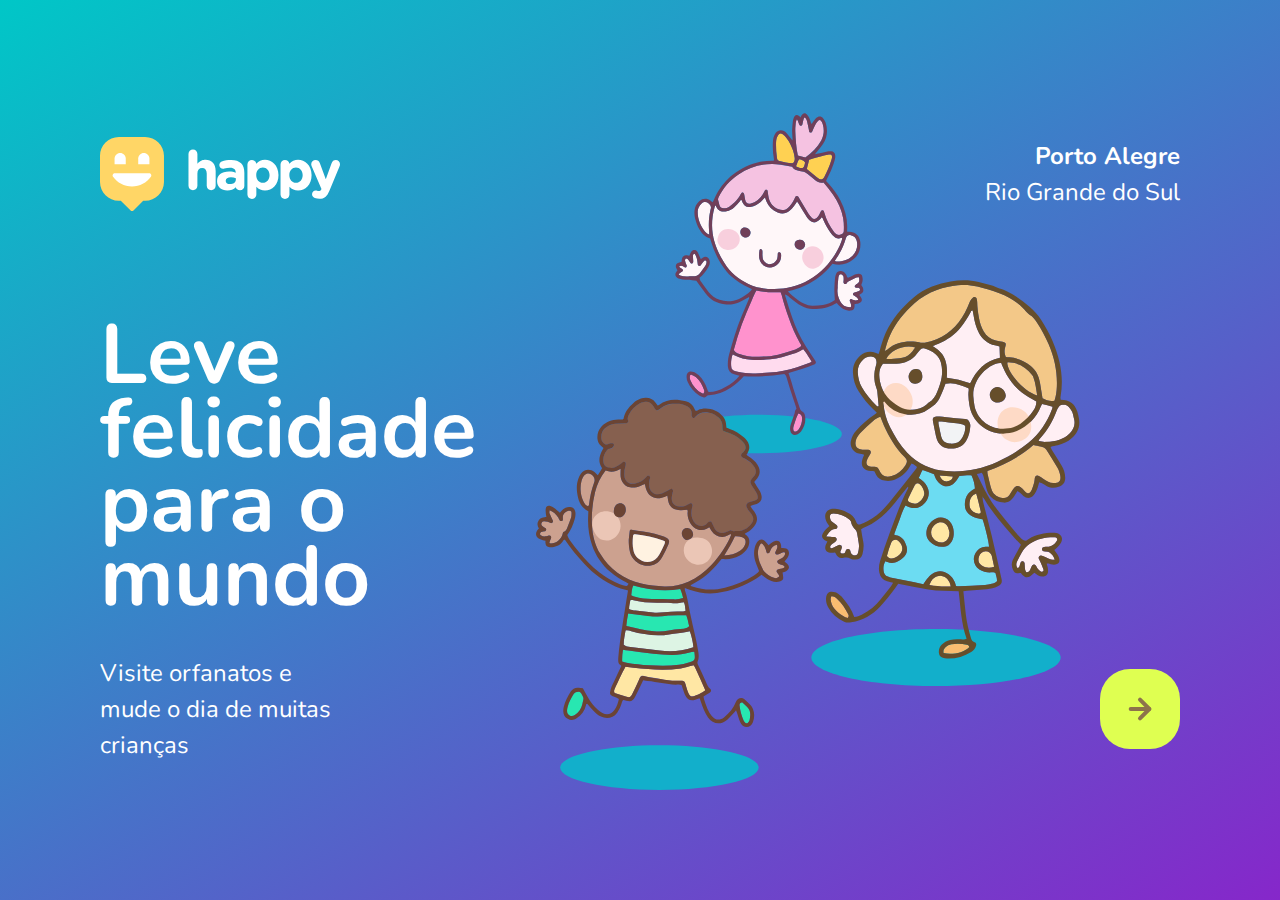
<file: index.html>
<!--

    HTML
    Hypertext
        hipertexto (Textos que contém links).

    Markup
        marcação <tags>

    Language
        linguagem

    Observação: HTML não é uma linguagem de programação.            
-->

<!DOCTYPE html>
<html lang="pt_BR">
  <head>
    <meta charset="UTF-8" />
    <meta
      name="viewport"
      content="width=device-width, 
    initial-scale=1.0"
    />
    <title>Happy</title>

    <link rel="icon" href="./public/images/logo-icon.png" />

    <link rel="stylesheet" href="./public/css/main.css" />
    <link rel="stylesheet" href="./public/css/animations.css" />
    <link rel="stylesheet" href="./public/css/page-landing.css" />

    <link href="https://fonts.googleapis.com/css2?family=Nunito:wght@400;600;800&display=swap" rel="stylesheet">
  </head>
  <body>
    <div id="page-landing">
      <div id="container">
        <header>
          <img 
          class="animate-up"
          id="logo" 
          src="./public/images/logo.svg" 
          alt="Logomarca de Happy" />

          <div class="location animate-up">
            <strong>Porto Alegre</strong>
            <p>Rio Grande do Sul</p>
          </div>
        </header>
        <main>
          <h1 class="animate-up">Leve felicidade para o mundo</h1>
          <section class="visit">
            <p class="animate-up">Visite orfanatos e mude o dia de muitas crianças</p>
            <a href="orphanages.html" title="Visite orfanatos" class="animate-up">
              <img src="./public/images/arrow.svg" alt="Ir para o mapa" />
            </a>
          </section>
        </main>
      </div>
    </div>
  </body>
</html>
</file>
<file: public/css/main.css>
* {
  margin: 0;
  padding: 0;
  box-sizing: border-box;
}

body {
  height: 100vh;
  color: white;
  background: #ebf2f5;
}

:root {
  font-size: 62.5%;
}

body,
input,
button,
textarea {
  font: 400 1.8rem/1 "Nunito", sans-serif;
}
</file>
<file: public/css/animations.css>
/* animaçoes */
@keyframes up {
  from {
    opacity: 0;
    transform: translateY(16px);
  }

  to {
    opacity: 1;
    transform: translateY(0);
  }
}

@keyframes right {
  from {
    transform: translateX(-100%);
  }

  to {
    transform: translateX(0);
  }
}

@keyframes appear {
  from {
    opacity: 0;
  }
  to {
    opacity: 1;
  }
}

.animate-up {
  animation-name: up;
  animation-duration: 300ms;
  animation-fill-mode: backwards;
}

.animate-right {
  animation-name: right;
  animation-duration: 300ms;
  animation-fill-mode: backwards;
}

.animate-appear {
  animation-name: appear;
  animation-duration: 300ms;
}
</file>
<file: public/css/page-landing.css>
#page-landing {
  background: linear-gradient(329.54deg, #8627ca 0%, #00c7c7 100%);

  text-align: center;
  min-height: 100vh;

  display: flex;
  /*align-items: center;*/
}

#container {
  margin: auto;

  width: min(90%, 112rem);
}

.location,
h1,
.visit p {
  height: 16vh;
}

#logo {
  animation-delay: 50ms;
}

.location {
  animation-delay: 100ms;
}

main h1 {
  animation-delay: 150ms;
  font-size: clamp(4rem, 8vw, 8.4rem);
}

.visit p {
  animation-delay: 200ms;
}

.visit a {
  width: 8rem;
  height: 8rem;
  background: #dfff51;

  border: none;
  border-radius: 3rem;

  display: flex;
  align-items: center;
  justify-content: center;

  margin: auto;

  transition: background 200ms;
  animation-delay: 250ms;
}

.visit a:hover {
  background: #96feff;
}

/* desktop version*/

@media (min-width: 760px) {
  #container {
    padding: 5rem 2rem;
    /*shorthand background: image repeat position / size */
    background: url("../images/bg.svg") no-repeat 80% /
      clamp(30rem, 54vw, 56rem);
  }

  header {
    display: flex;
    align-items: center;
    justify-content: space-between;
  }

  .location,
  h1,
  .visit p {
    height: initial;
    text-align: initial;
  }

  .location {
    text-align: right;
    font-size: 2.4rem;
    line-height: 1.5;
  }

  main h1 {
    font-weight: bold;
    line-height: 0.88;

    margin: clamp(10%, 9vh, 12%) 0 4rem;

    width: min(300px, 80%);
  }

  .visit {
    display: flex;
    align-items: center;
    justify-content: space-between;
  }

  .visit p {
    font-size: 2.4rem;
    line-height: 1.5;
    width: clamp(20rem, 20vw, 30rem);
  }

  .visit a {
    margin: initial;
  }
}
</file>
